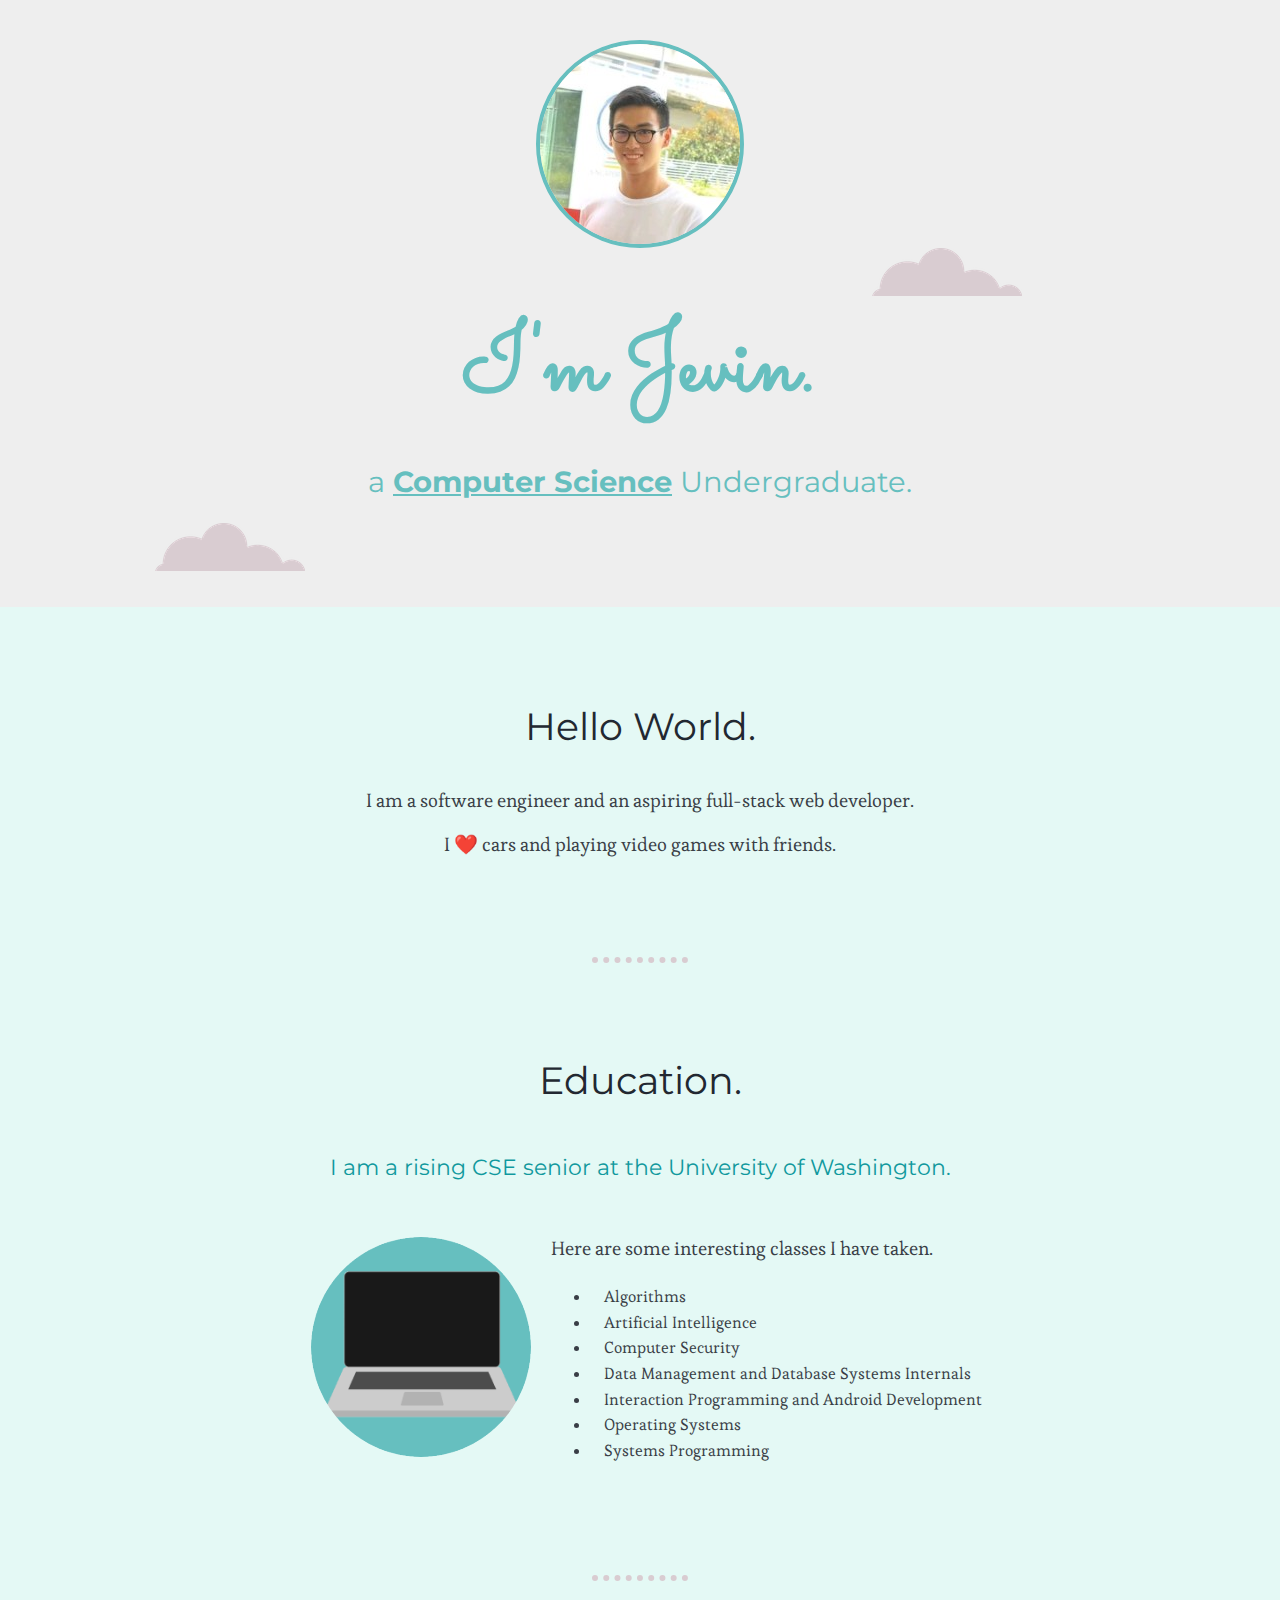
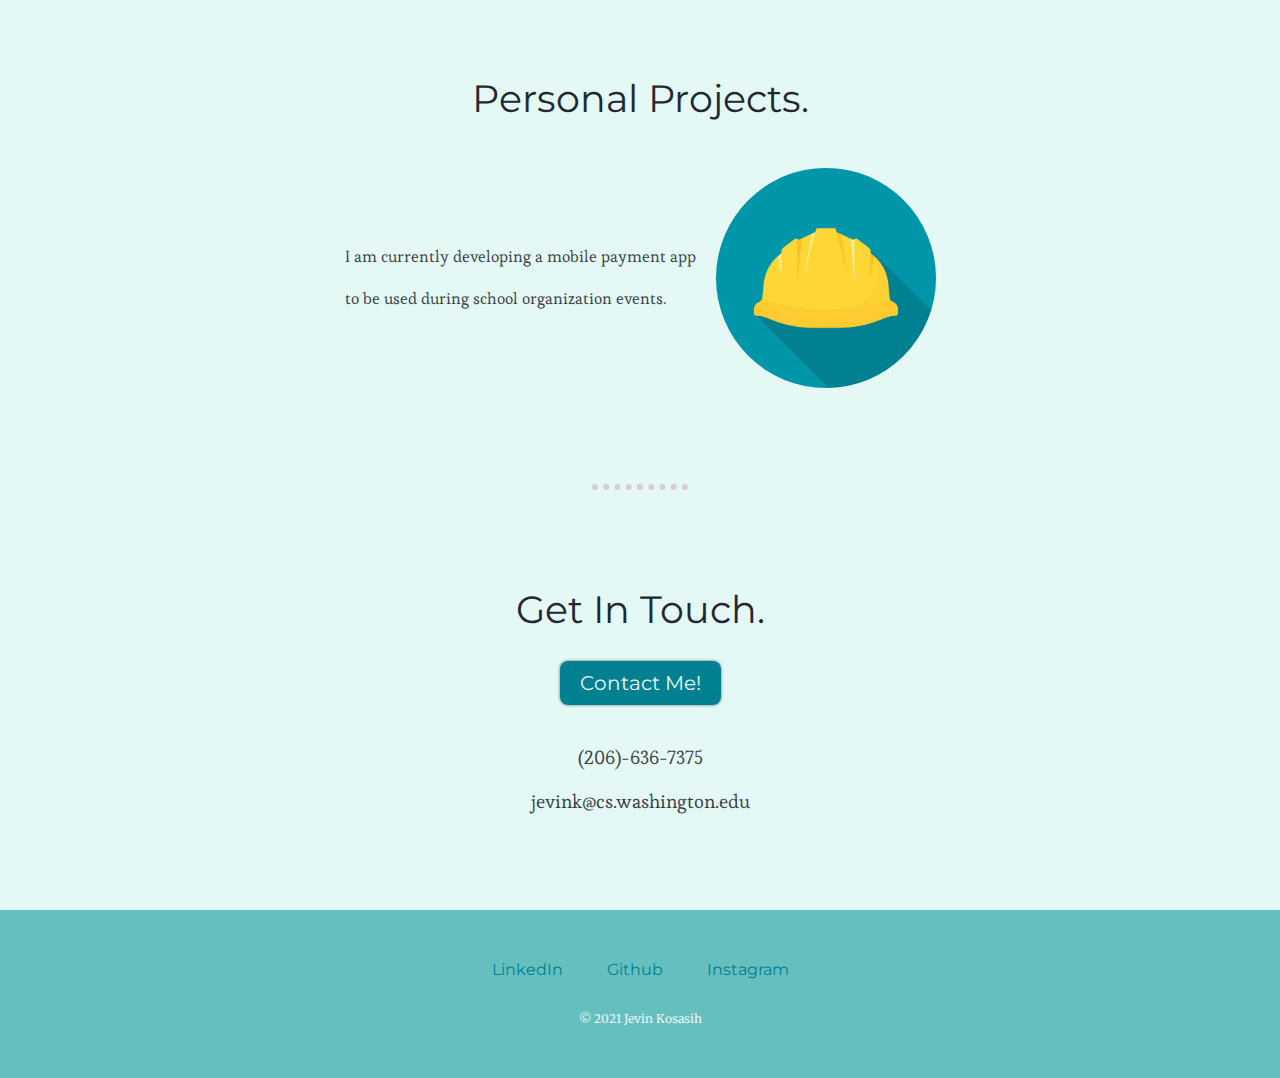
<file: index.html>
<!--tells browser to render using html5-->
<!DOCTYPE html>

<html lang="en" dir="ltr">

<head>
  <meta charset="utf-8">
  <meta name="viewport" content="width=device-width, initial-scale=1">
  <title>Jevin's Personal Site</title>
  <link rel="stylesheet" type="text/css" href="css/styles.css">
  <link rel="icon" href="images/favicon.ico">
  <link href="https://fonts.googleapis.com/css2?family=Merriweather&family=Esteban&family=Montserrat&family=Sacramento&display=swap" rel="stylesheet">
</head>

<body>
  <div class="top-container">
    <img class="profile-img" src="images/selfportrait.jpg" alt="Jevin Profile" />
    <img class="top-cloud" src="images/cloud.png" alt="Cloud">
    <h1>I'm Jevin.</h1>
    <h2>a <u><strong>Computer Science</strong></u> Undergraduate.</h2>
    <img class="bottom-cloud" src="images/cloud.png" alt="Cloud">
  </div>

  <div class="middle-container">
    <div class="main-content">
      <div class="profile">
        <h3>Hello World.</h3>
        <p>I am a software engineer and an aspiring full-stack web developer.</p>
        <p>I ❤️ cars and playing video games with friends.</p>
      </div>

      <hr style="margin-top: 100px;">

      <div class="skill">
        <h3>Education.</h3>
        <h4>I am a rising CSE senior at the University of Washington.</h4>
        <div class="float-container">
          <img src="images/code.gif" class="code-img" alt="Code">
          <div>
            <p>Here are some interesting classes I have taken.</p>
            <ul>
              <li><span>Algorithms</span></li>
              <li><span>Artificial Intelligence</span></li>
              <li><span>Computer Security</span></li>
              <li><span>Data Management and Database Systems Internals</span></li>
              <li><span>Interaction Programming and Android Development</span></li>
              <li><span>Operating Systems</span></li>
              <li><span>Systems Programming</span></li>
            </ul>
          </div>
        </div>
      </div>

      <hr>

      <div class="skill">
        <h3>Personal Projects.</h3>
        <div class="float-container">
          <div>
            <p style="font-size: 1rem;">I am currently developing a mobile payment app</p>
            <p style="font-size: 1rem;">to be used during school organization events.</p>
          </div>
          <img src="images/hardhat.jpg" class="hardhat-img" alt="Hard Hat">
        </div>
      </div>

    </div>

    <hr>

    <div class="contact-me">
      <h3>Get In Touch.</h3>
      <a class="btn" href="mailto:jevink@cs.washington.edu">Contact Me!</a>
      <p style="margin-top: 50px;">(206)-636-7375</p>
      <p>jevink@cs.washington.edu</p>
    </div>
  </div>

  <div class="bottom-container">
    <a class="footer-link" href="https://www.linkedin.com/in/jevin-kosasih-0a86a2b9/">LinkedIn</a>
    <a class="footer-link" href="https://github.com/jevink">Github</a>
    <a class="footer-link" href="https://www.instagram.com/jevinkosasih/">Instagram</a>
    <p class="copyright">© 2021 Jevin Kosasih</p>
  </div>
</body>

</html>
</file>
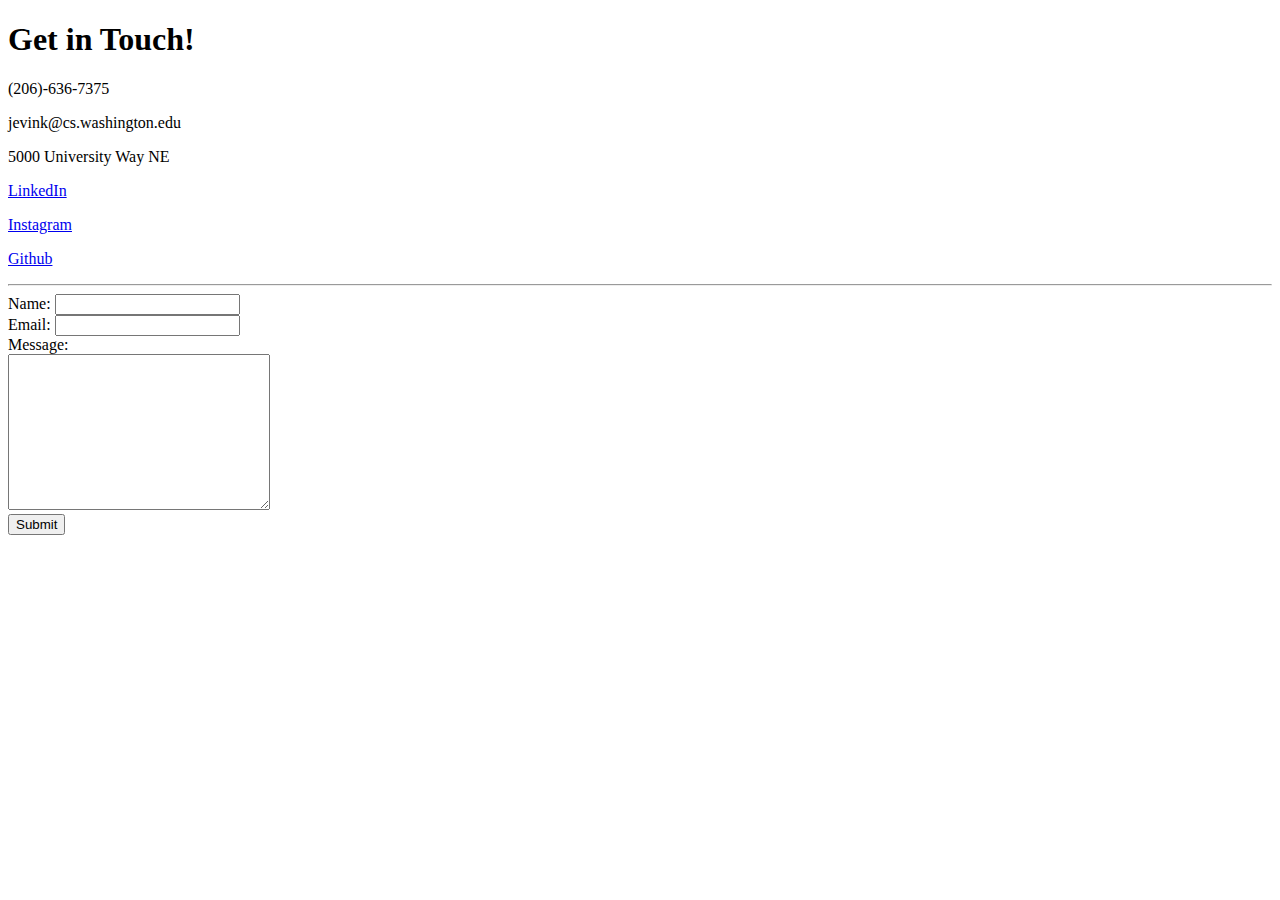
<file: contact.html>
<!DOCTYPE html>
<html lang="en" dir="ltr">
  <head>
    <meta charset="utf-8">
    <title>Contact Details</title>
  </head>
  <body>
    <h1>Get in Touch!</h1>
    <p>(206)-636-7375</p>
    <p>jevink@cs.washington.edu</p>
    <p>5000 University Way NE</p>
    <p><a href="https://www.linkedin.com/in/jevin-kosasih-0a86a2b9/">LinkedIn</a></p>
    <p><a href="https://www.instagram.com/jevinkosasih/">Instagram</a></p>
    <p><a href="https://github.com/jevink">Github</a></p>

    <hr>
    <form action="mailto:jevink@cs.washington.edu" method="post" enctype="text/plain">
      <label for="">Name:</label>
      <input type="text" name="yourName" value="">
      <br>
      <label for="">Email:</label>
      <input type="email" name="yourEmail" value="">
      <br>
      <label for="">Message:</label>
      <br>
      <textarea name="yourMessage" rows="10" cols="30"></textarea>
      <br>
      <input type="submit" name="">
    </form>

  </body>
</html>
</file>
<file: css/styles.css>
/* selector { property:value; } */
html, body{
  overflow-x: hidden;
}

.float-container {
  display: flex;
  align-items: center;
}

.top-container {
  background-color: #EEEEEE;
  padding: 40px 0 0 0;
  position: relative;
}

.middle-container {
  margin: auto;
  padding-left: 10px;
  padding-right: 10px;
}

.bottom-container {
  background-color: #66BFBF;
  margin: auto;
  padding: 50px 0 20px;
}

.profile-img {
  border: 0.3rem solid #66BFBF;
  border-radius: 100%;
  display: block;
  margin: auto;
}

.top-cloud {
  position: relative;
  margin: 0;
  left: 24vw;
}

.bottom-cloud {
  position: relative;
  margin: 0 0 2rem 0;
  right: 32vw;
}

.profile {
  margin: 6rem auto;
}

.skill {
  display: inline-block;
  line-height: 1.6;
  text-align: left;
}

.code-img {
  border-radius: 100%;
  margin-right: 1.25rem;
  width: 40%;
  max-width: 13.75rem;
}

.hardhat-img {
  border-radius: 100%;
  margin-left: 1.25rem;
  width: 40%;
  max-width: 13.75rem;
}

.contact-me {
  margin-top: 6rem;
  margin-bottom: 6rem;
}

.copyright {
  color: #EAF6F6;
  font-size: 0.75rem;
  font-family: 'Merriweather', serif;
  padding: 20px 0;
}

.btn {
  -webkit-border-radius: 8;
  -moz-border-radius: 8;
  background: #008091;
  border-radius: 8px;
  box-shadow: 0 0 3px #666666;
  color: #EAF6F6;
  font-family: 'Montserrat', sans-serif;
  font-size: 20px;
  padding: 10px 20px 10px 20px;
  text-decoration: none;
}

.btn:hover {
  background: #66BFBF;
  text-decoration: none;
}

body {
  background-color: #E4F9F5;
  margin: 0;
  text-align: center;
}

hr {
  border-color: #D9CCD1;
  border-style: dotted none none;
  border-width: 0.4rem;
  margin-top: 6rem;
  margin-bottom: 3rem;
  width: 6rem;
}

/*for font size, 16px=100%=1em=1rem*/
h1 {
  color: #66BFBF;
  font-family: 'Sacramento', cursive;
  /*rem (or route em) is not affected by upstream size changes*/
  font-size: 6rem;
  margin: 0;
}

h2 {
  color: #66BFBF;
  font-family: 'Montserrat', sans-serif;
  font-size: 1.8rem;
  font-weight: normal;
}

h3 {
  color: #222831;
  font-family: 'Montserrat', sans-serif;
  font-size: 2.4rem;
  font-weight: normal;
  text-align: center;
}

h4 {
  color: #11999E;
  font-family: 'Montserrat', sans-serif;
  font-size: 1.4rem;
  font-weight: normal;
  text-align: center
}

p {
  color: #393E46;
  font-family: 'Esteban', serif;
  font-size: 1.2rem;
}

li {
  color: #393E46;
  font-family: 'Esteban', serif;
}

span {
  position: relative;
  left: 0.8rem;
}

a {
  color: #008091;
  font-family: 'Montserrat', sans-serif;
  margin: 10px 20px;
  text-decoration: none;
}

a:hover {
  color: #EAF6F6;
}
</file>
